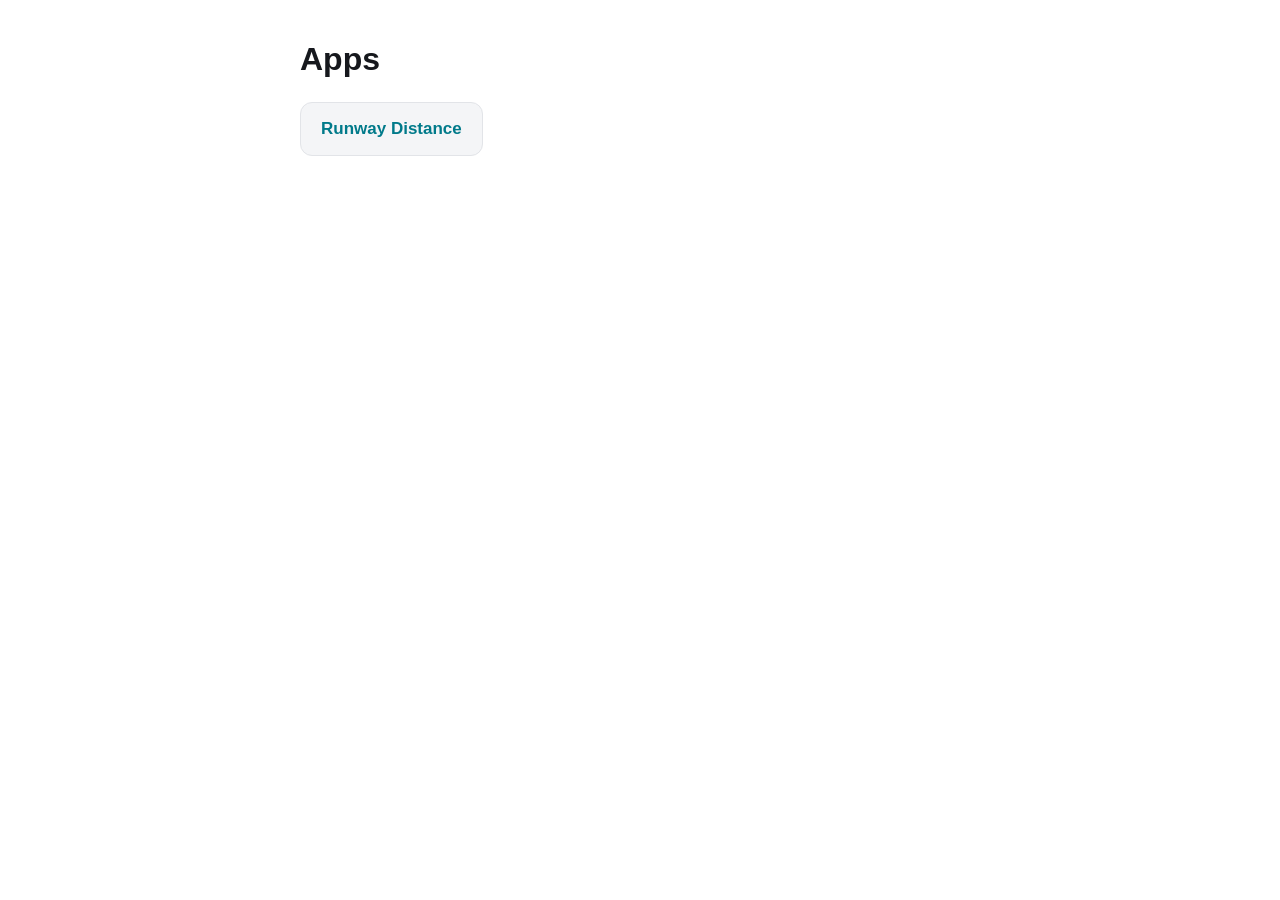
<file: index.html>
<!doctype html>
<html lang="en">
<head>
  <meta charset="utf-8">
  <meta name="viewport" content="width=device-width, initial-scale=1">
  <title>Apps</title>
  <link rel="stylesheet" href="assets/style.css">
</head>
<body>
<main>
  <h1>Apps</h1>
  <nav class="links">
    <a href="runway-distance/">Runway Distance</a>
  </nav>
</main>
</body>
</html>
</file>
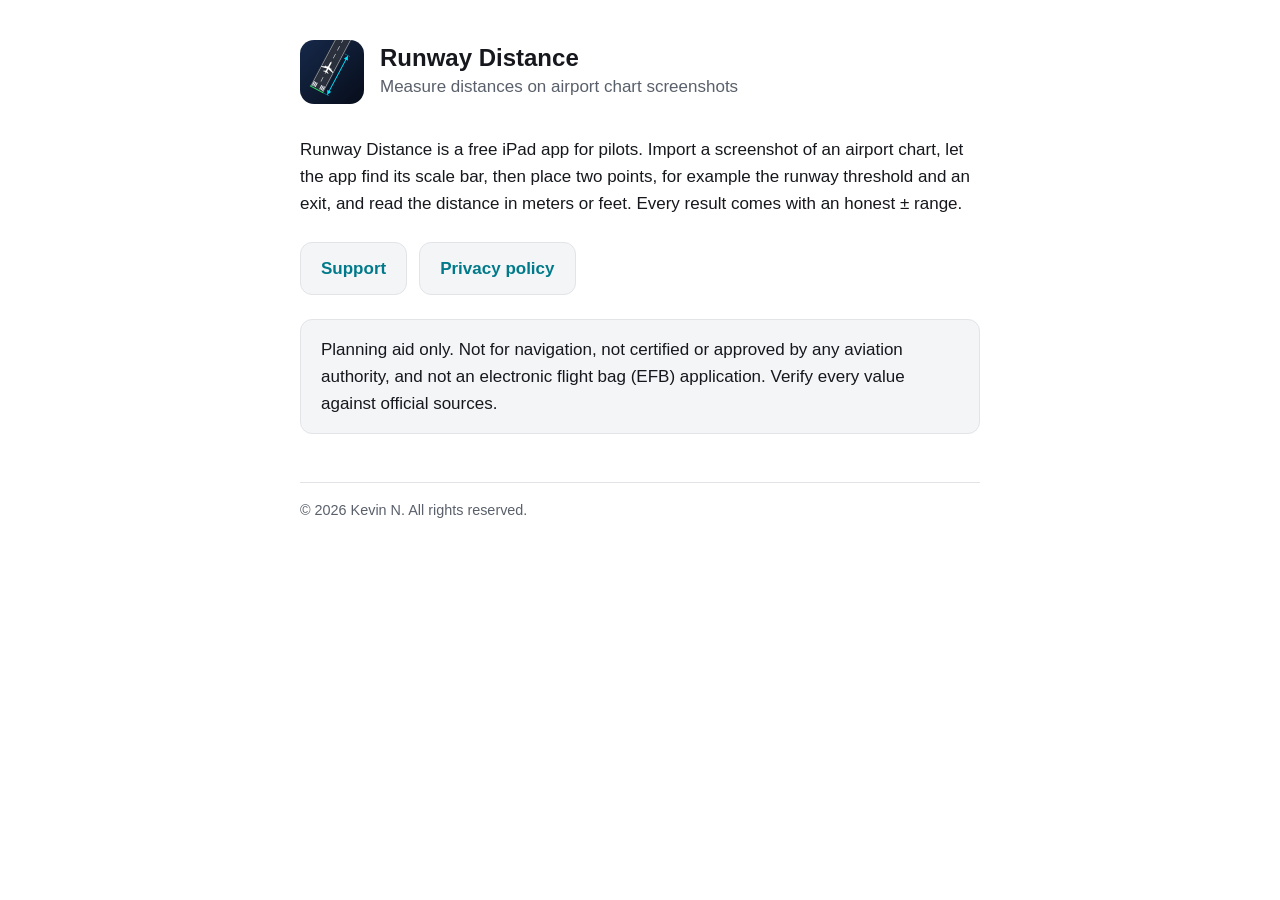
<file: runway-distance/index.html>
<!doctype html>
<html lang="en">
<head>
  <meta charset="utf-8">
  <meta name="viewport" content="width=device-width, initial-scale=1">
  <title>Runway Distance</title>
  <meta name="description" content="iPad app for measuring distances on airport chart screenshots, with an honest uncertainty on every result.">
  <link rel="icon" href="icon.png">
  <link rel="stylesheet" href="../assets/style.css">
</head>
<body>
<main>
  <header class="site">
    <img src="icon.png" alt="">
    <div>
      <div class="name">Runway Distance</div>
      <div class="tag">Measure distances on airport chart screenshots</div>
    </div>
  </header>

  <p>Runway Distance is a free iPad app for pilots. Import a screenshot of an airport chart, let the app find
    its scale bar, then place two points, for example the runway threshold and an exit, and read the distance
    in meters or feet. Every result comes with an honest ± range.</p>

  <nav class="links">
    <a href="support/">Support</a>
    <a href="privacy/">Privacy policy</a>
  </nav>

  <p class="note">Planning aid only. Not for navigation, not certified or approved by any aviation authority,
    and not an electronic flight bag (EFB) application. Verify every value against official sources.</p>

  <footer>© 2026 Kevin N. All rights reserved.</footer>
</main>
</body>
</html>
</file>
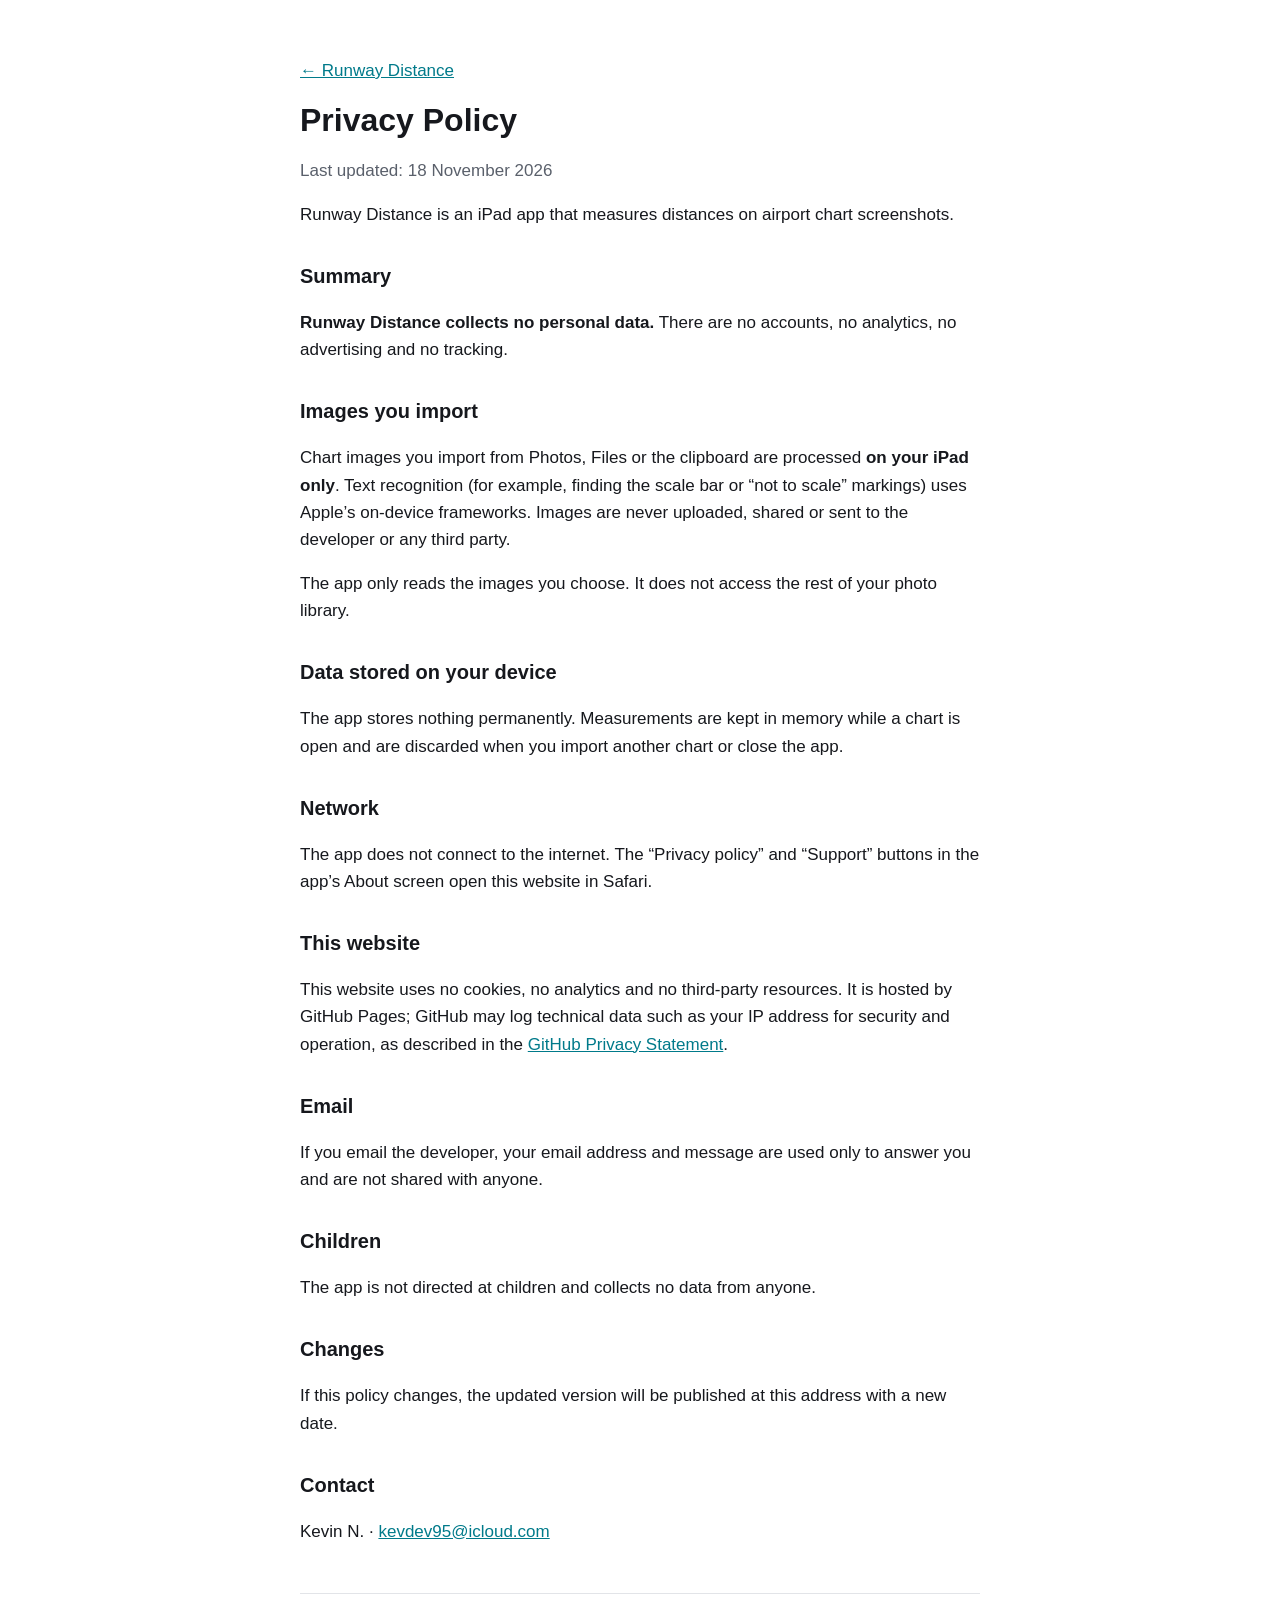
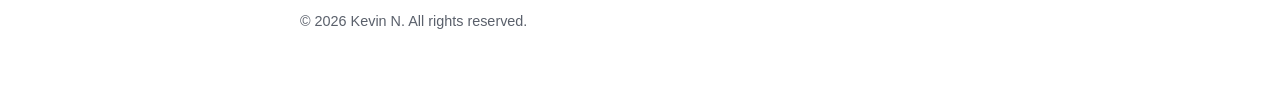
<file: runway-distance/privacy/index.html>
<!doctype html>
<html lang="en">
<head>
  <meta charset="utf-8">
  <meta name="viewport" content="width=device-width, initial-scale=1">
  <title>Privacy Policy · Runway Distance</title>
  <meta name="description" content="Runway Distance collects no personal data.">
  <link rel="icon" href="../icon.png">
  <link rel="stylesheet" href="../../assets/style.css">
</head>
<body>
<main>
  <p><a href="../">← Runway Distance</a></p>
  <h1>Privacy Policy</h1>
  <p class="muted">Last updated: 18 November 2026</p>

  <p>Runway Distance is an iPad app that measures distances on airport chart screenshots.</p>

  <h2>Summary</h2>
  <p><strong>Runway Distance collects no personal data.</strong> There are no accounts, no analytics,
    no advertising and no tracking.</p>

  <h2>Images you import</h2>
  <p>Chart images you import from Photos, Files or the clipboard are processed <strong>on your iPad only</strong>.
    Text recognition (for example, finding the scale bar or “not to scale” markings) uses Apple’s on-device
    frameworks. Images are never uploaded, shared or sent to the developer or any third party.</p>
  <p>The app only reads the images you choose. It does not access the rest of your photo library.</p>

  <h2>Data stored on your device</h2>
  <p>The app stores nothing permanently. Measurements are kept in memory while a chart is open and are
    discarded when you import another chart or close the app.</p>

  <h2>Network</h2>
  <p>The app does not connect to the internet. The “Privacy policy” and “Support” buttons in the app’s
    About screen open this website in Safari.</p>

  <h2>This website</h2>
  <p>This website uses no cookies, no analytics and no third-party resources. It is hosted by GitHub Pages;
    GitHub may log technical data such as your IP address for security and operation, as described in the
    <a href="https://docs.github.com/en/site-policy/privacy-policies/github-general-privacy-statement">GitHub
    Privacy Statement</a>.</p>

  <h2>Email</h2>
  <p>If you email the developer, your email address and message are used only to answer you and are not
    shared with anyone.</p>

  <h2>Children</h2>
  <p>The app is not directed at children and collects no data from anyone.</p>

  <h2>Changes</h2>
  <p>If this policy changes, the updated version will be published at this address with a new date.</p>

  <h2>Contact</h2>
  <p>Kevin N. · <span class="email" data-u="kevdev95" data-d="icloud.com">kevdev95 [at] icloud [dot] com</span></p>

  <footer>© 2026 Kevin N. All rights reserved.</footer>
</main>
<script src="../../assets/email.js"></script>
</body>
</html>
</file>
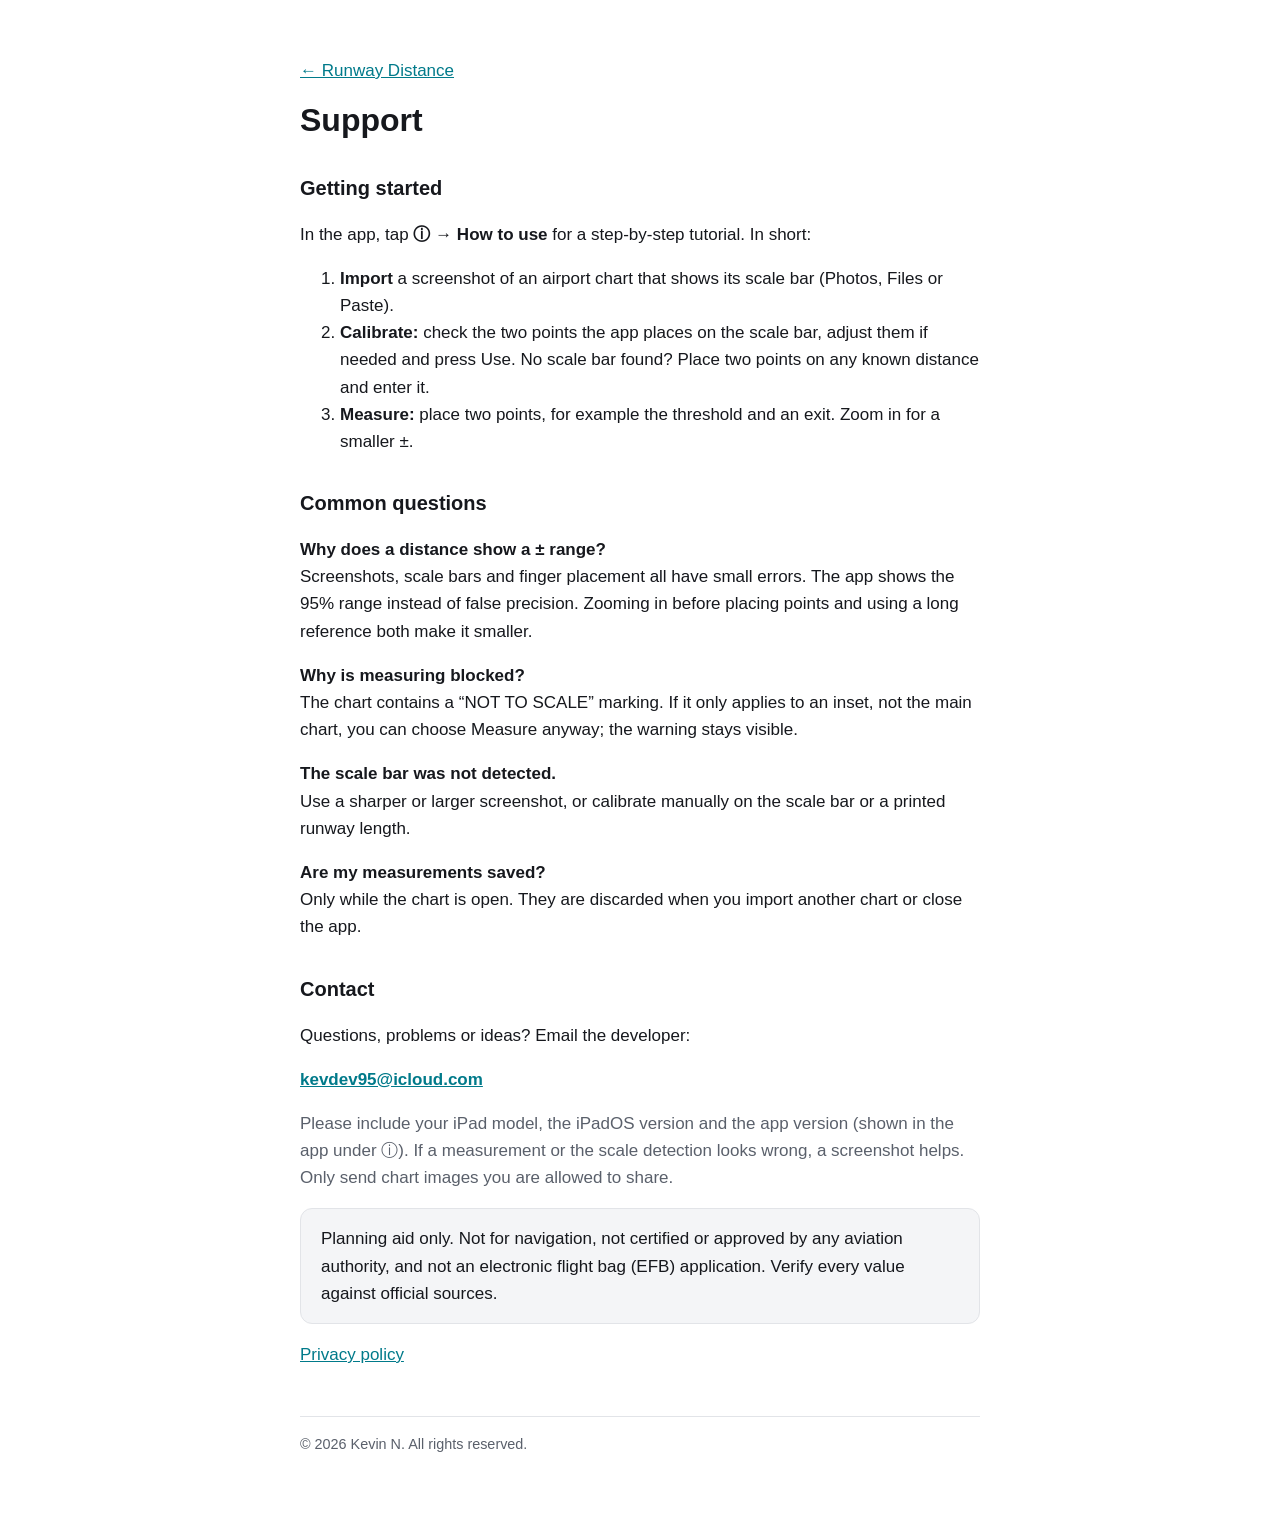
<file: runway-distance/support/index.html>
<!doctype html>
<html lang="en">
<head>
  <meta charset="utf-8">
  <meta name="viewport" content="width=device-width, initial-scale=1">
  <title>Support · Runway Distance</title>
  <meta name="description" content="Help and contact for Runway Distance.">
  <link rel="icon" href="../icon.png">
  <link rel="stylesheet" href="../../assets/style.css">
</head>
<body>
<main>
  <p><a href="../">← Runway Distance</a></p>
  <h1>Support</h1>

  <h2>Getting started</h2>
  <p>In the app, tap <strong>ⓘ → How to use</strong> for a step-by-step tutorial. In short:</p>
  <ol>
    <li><strong>Import</strong> a screenshot of an airport chart that shows its scale bar (Photos, Files or Paste).</li>
    <li><strong>Calibrate:</strong> check the two points the app places on the scale bar, adjust them if needed and press Use.
      No scale bar found? Place two points on any known distance and enter it.</li>
    <li><strong>Measure:</strong> place two points, for example the threshold and an exit. Zoom in for a smaller ±.</li>
  </ol>

  <h2>Common questions</h2>
  <p><strong>Why does a distance show a ± range?</strong><br>
    Screenshots, scale bars and finger placement all have small errors. The app shows the 95% range instead of
    false precision. Zooming in before placing points and using a long reference both make it smaller.</p>
  <p><strong>Why is measuring blocked?</strong><br>
    The chart contains a “NOT TO SCALE” marking. If it only applies to an inset, not the main chart, you can
    choose Measure anyway; the warning stays visible.</p>
  <p><strong>The scale bar was not detected.</strong><br>
    Use a sharper or larger screenshot, or calibrate manually on the scale bar or a printed runway length.</p>
  <p><strong>Are my measurements saved?</strong><br>
    Only while the chart is open. They are discarded when you import another chart or close the app.</p>

  <h2>Contact</h2>
  <p>Questions, problems or ideas? Email the developer:</p>
  <p><strong><span class="email" data-u="kevdev95" data-d="icloud.com" data-subject="Runway Distance">kevdev95 [at] icloud [dot] com</span></strong></p>
  <p class="muted">Please include your iPad model, the iPadOS version and the app version (shown in the app under ⓘ).
    If a measurement or the scale detection looks wrong, a screenshot helps. Only send chart images you are
    allowed to share.</p>

  <p class="note">Planning aid only. Not for navigation, not certified or approved by any aviation authority,
    and not an electronic flight bag (EFB) application. Verify every value against official sources.</p>

  <p><a href="../privacy/">Privacy policy</a></p>

  <footer>© 2026 Kevin N. All rights reserved.</footer>
</main>
<script src="../../assets/email.js"></script>
</body>
</html>
</file>
<file: assets/style.css>
:root {
  color-scheme: light dark;
  --bg: #ffffff;
  --text: #16181d;
  --muted: #5a606b;
  --line: #e2e4e8;
  --accent: #007a8a;
  --card: #f4f5f7;
}
@media (prefers-color-scheme: dark) {
  :root {
    --bg: #111214;
    --text: #eceef1;
    --muted: #a2a8b3;
    --line: #2a2d33;
    --accent: #2fd6ea;
    --card: #1b1d21;
  }
}
* { box-sizing: border-box; }
body {
  margin: 0;
  background: var(--bg);
  color: var(--text);
  font: 17px/1.6 -apple-system, BlinkMacSystemFont, "Segoe UI", Roboto, Helvetica, Arial, sans-serif;
}
main { max-width: 720px; margin: 0 auto; padding: 40px 20px 64px; }
header.site { display: flex; align-items: center; gap: 16px; margin-bottom: 32px; }
header.site img { width: 64px; height: 64px; border-radius: 14px; }
header.site .name { font-size: 1.5rem; font-weight: 700; line-height: 1.2; }
header.site .tag { color: var(--muted); }
h1 { font-size: 2rem; line-height: 1.2; margin: 0 0 8px; }
h2 { font-size: 1.25rem; margin: 32px 0 8px; }
p, li { color: var(--text); }
.muted { color: var(--muted); }
a { color: var(--accent); }
nav.links { display: flex; flex-wrap: wrap; gap: 12px; margin: 24px 0; }
nav.links a {
  display: inline-block; padding: 12px 20px; border-radius: 12px; background: var(--card);
  border: 1px solid var(--line); text-decoration: none; font-weight: 600; min-height: 44px;
}
.note { background: var(--card); border: 1px solid var(--line); border-radius: 12px; padding: 16px 20px; }
footer { margin-top: 48px; padding-top: 16px; border-top: 1px solid var(--line); color: var(--muted); font-size: 0.9rem; }
footer a { color: var(--muted); }
</file>
